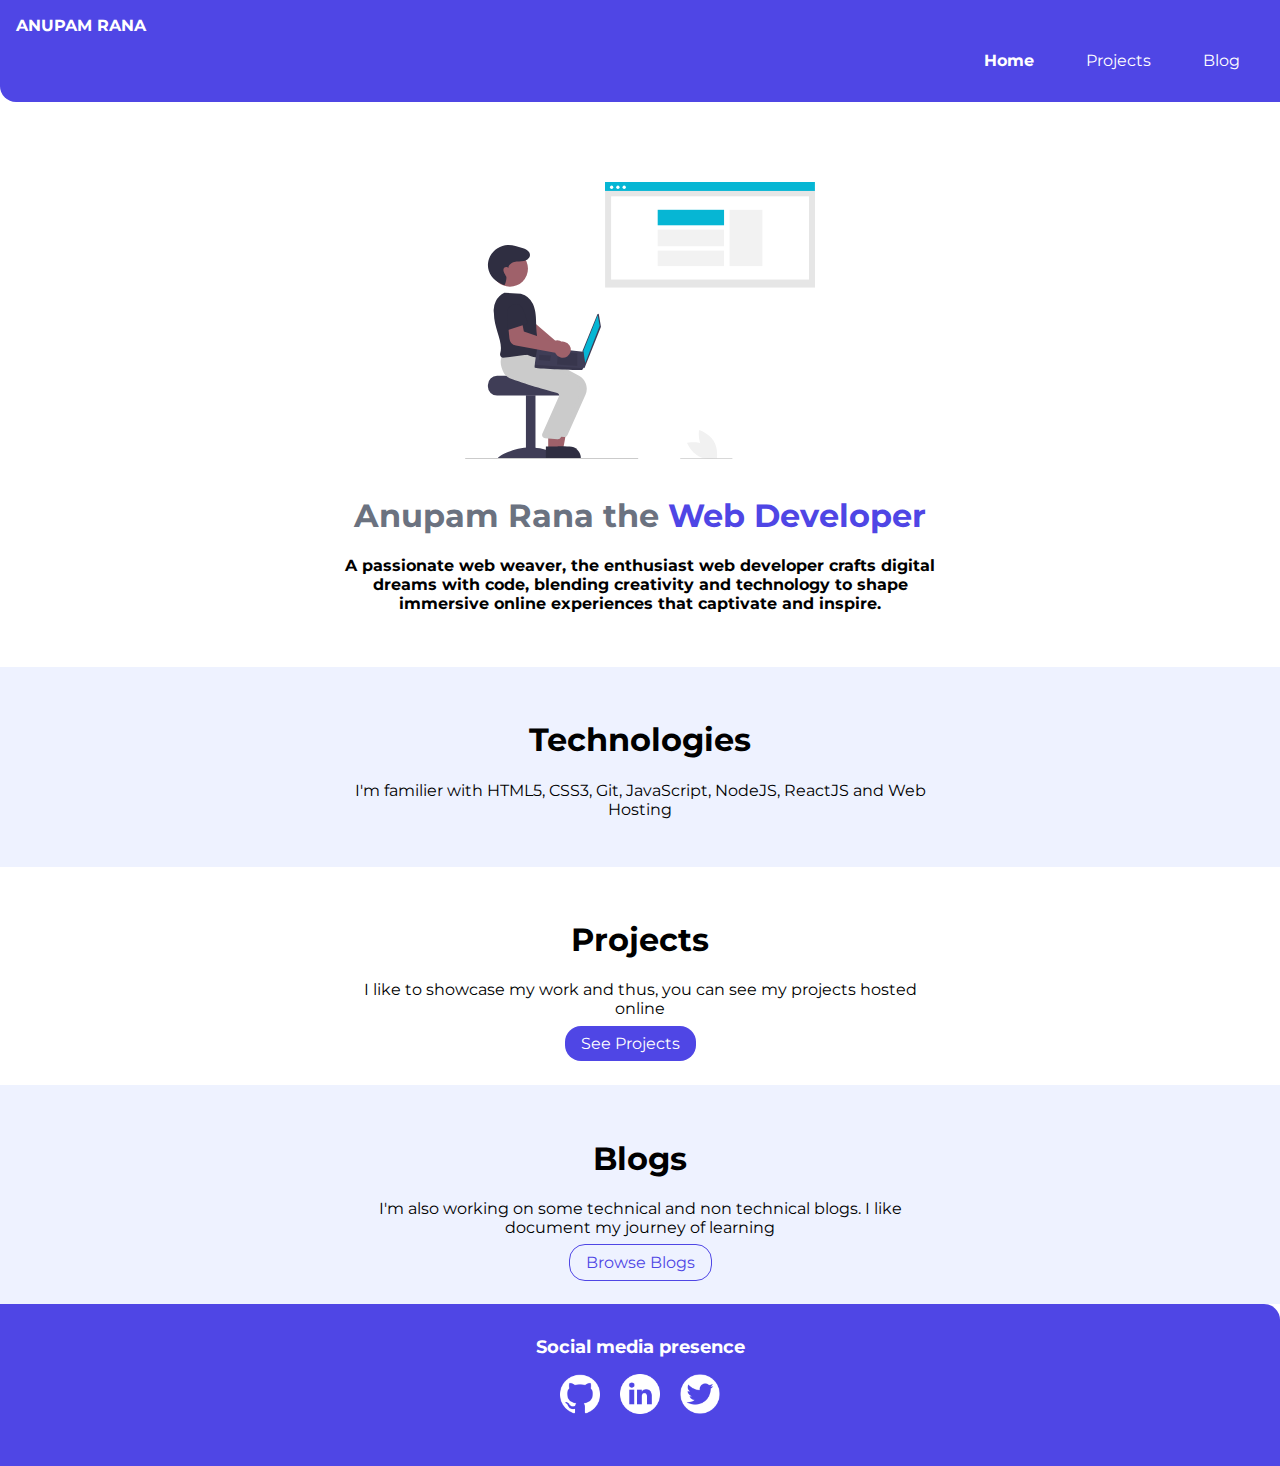
<file: index.html>
<!DOCTYPE html>
<html lang="en">
<head>
    <meta charset="UTF-8">
    <meta name="viewport" content="width=device-width, initial-scale=1.0">
    <title>Home | Anupam Rana</title>
    <link rel="icon" type="image/x-icon" href="images/favicon.png">
    <link rel="stylesheet" href="styles.css">
</head>
<body>
    <!-- Navbar Start -->
    <nav class="navigation container">
        <div class="nav-brand">ANUPAM RANA</div>
        <ul class="list-non-bullet nav-pills">
            <li class="list-item-inline">
                <a class="link link-active" href="index.html">Home</a>
            </li>
            <li class="list-item-inline">
                <a class="link" href="projects.html">Projects</a>
            </li>
            <li class="list-item-inline">
                <a class="link" href="blogs.html">Blog</a>
            </li>
        </ul>
    </nav>
    <!-- Navbar End -->

    <!-- Header Start -->
    <header class="hero">
        <img class="hero-img" src="images/hero.svg">
        <h1 class="hero-heading">Anupam Rana the <span class="heading-inverted">Web Developer</span></h1>
        <h4 class="introduction">A passionate web weaver, the enthusiast web developer crafts digital<br> dreams with code, blending creativity and technology  to shape<br> immersive online experiences that captivate and inspire.</h4>
    </header>
    <!-- Header End -->

    <!-- Section Start -->
    <section class="section ow">
        <div class="container container-center">
            <h1>Technologies</h1>
            <p>I'm familier with HTML5, CSS3, Git, JavaScript, NodeJS, ReactJS and Web Hosting</p>
        </div>
    </section>

    <section class="section">
        <div class="container container-center">
            <h1>Projects</h1>
            <p>I like to showcase my work and thus, you can see my projects hosted online</p>
            <a class="link link-primary" href="projects.html">See Projects</a>

        </div>
    </section>

    <section class="section ow">
        <div class="container container-center">
            <h1>Blogs</h1>
            <p>I'm also working on some technical and non technical blogs. I like document my journey of learning</p>
            <a class="link link-secondary" href="blogs.html">Browse Blogs</a>
        </div>
    </section>
    <!-- Section End -->

    <!-- Footer Start -->
    <footer class="footer">
        <div class="footer-header">Social media presence</div>
        <ul class="list-non-bullet">
            <li class="list-item-inline"><a href="https://github.com/anupamrana200" target = "blank"><img class = "social-logo" src="images/github.png"></a></li>
            <li class="list-item-inline"><a href="https://www.linkedin.com/in/anupam-rana-126143262/" target = "blank"><img class = "social-logo" src="images/linkedin.png"></a></li>
            <li class="list-item-inline"><a href="https://twitter.com/AnupamR00950404" target = "blank"><img class = "social-logo" src="images/twitter.png"></a></li>
        </ul>
    </footer>
    <!-- Footer End -->


</body>
</html>
</file>
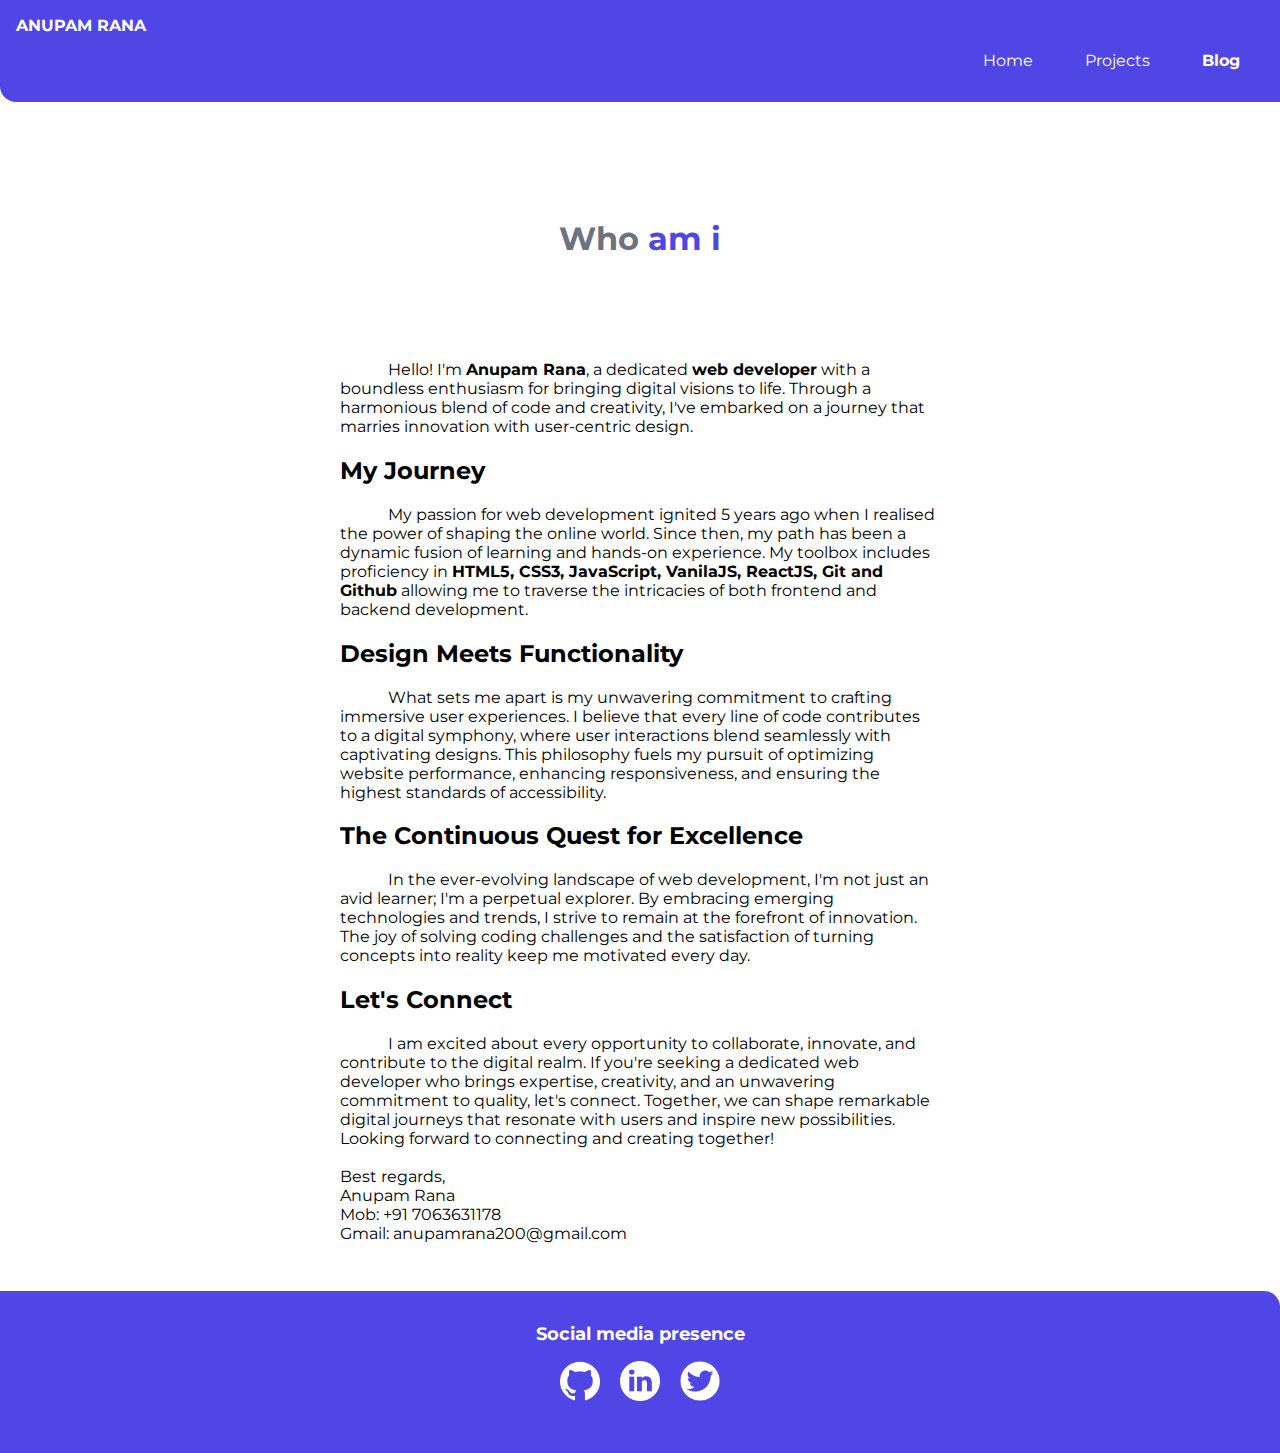
<file: aboutme.html>
<!DOCTYPE html>
<html lang="en">
<head>
    <meta charset="UTF-8">
    <meta name="viewport" content="width=device-width, initial-scale=1.0">
    <link rel="stylesheet" href="styles.css">
    <link rel="icon" type="image/x-icon" href="images/favicon.png">
    <title>aboutme | Anupam Rana</title>
</head>
<body>
    <!-- Navbar start -->
    <nav class="navigation container">
        <div class="nav-brand">ANUPAM RANA</div>
        <ul class="list-non-bullet nav-pills">
            <li class="list-item-inline">
                <a class="link" href="index.html">Home</a>
            </li>
            <li class="list-item-inline">
                <a class="link" href="projects.html">Projects</a>
            </li>
            <li class="list-item-inline">
                <a class="link link-active" href="blogs.html">Blog</a>
            </li>
        </ul>
    </nav>
   <!-- Navbar end -->

    <!-- Header Start -->
    <header class="hero">
        <h1 class="hero-heading">Who <span class="heading-inverted">am i</span></h1>
    </header>
    <!-- Header End -->

    <!-- Section Start -->
    <section class="section">
        <div class="container container-blog-readmore">
            <p>&emsp;&emsp;&emsp;Hello! I'm <strong>Anupam Rana</strong>, a dedicated <strong>web developer</strong> with a boundless enthusiasm for bringing digital visions to life. Through a harmonious blend of code and creativity, I've embarked on a journey that marries innovation with user-centric design.</p>
            <h2>My Journey</h2>
            <p>&emsp;&emsp;&emsp;My passion for web development ignited 5 years ago when I realised the power of shaping the online world. Since then, my path has been a dynamic fusion of learning and hands-on experience. My toolbox includes proficiency in <strong>HTML5, CSS3, JavaScript, VanilaJS, ReactJS, Git and Github</strong> allowing me to traverse the intricacies of both frontend and backend development.
            </p>

            <h2>Design Meets Functionality</h2>
            <p>&emsp;&emsp;&emsp;What sets me apart is my unwavering commitment to crafting immersive user experiences. I believe that every line of code contributes to a digital symphony, where user interactions blend seamlessly with captivating designs. This philosophy fuels my pursuit of optimizing website performance, enhancing responsiveness, and ensuring the highest standards of accessibility. 
            </p>

            <h2>The Continuous Quest for Excellence</h2>
            <p>&emsp;&emsp;&emsp;In the ever-evolving landscape of web development, I'm not just an avid learner; I'm a perpetual explorer. By embracing emerging technologies and trends, I strive to remain at the forefront of innovation. The joy of solving coding challenges and the satisfaction of turning concepts into reality keep me motivated every day. </p>

            <h2>Let's Connect</h2>
            <p>&emsp;&emsp;&emsp;I am excited about every opportunity to collaborate, innovate, and contribute to the digital realm. If you're seeking a dedicated web developer who brings expertise, creativity, and an unwavering commitment to quality, let's connect. Together, we can shape remarkable digital journeys that resonate with users and inspire new possibilities. <br>
            Looking forward to connecting and creating together! <br><br>
            Best regards,<br>
            Anupam Rana<br>
            Mob: +91 7063631178<br>
            Gmail: anupamrana200@gmail.com
            </p>
        </div>
    </section>
    <!-- Section end -->

   <!-- Footer Start -->
   <footer class="footer">
        <div class="footer-header">Social media presence</div>
        <ul class="list-non-bullet">
            <li class="list-item-inline"><a href="https://github.com/anupamrana200" target = "blank"><img class = "social-logo" src="images/github.png"></a></li>
            <li class="list-item-inline"><a href="https://www.linkedin.com/in/anupam-rana-126143262/" target = "blank"><img class = "social-logo" src="images/linkedin.png"></a></li>
            <li class="list-item-inline"><a href="https://twitter.com/AnupamR00950404" target = "blank"><img class = "social-logo" src="images/twitter.png"></a></li>
        </ul>
    </footer>
<!-- Footer End -->

</body>
</html>
</file>
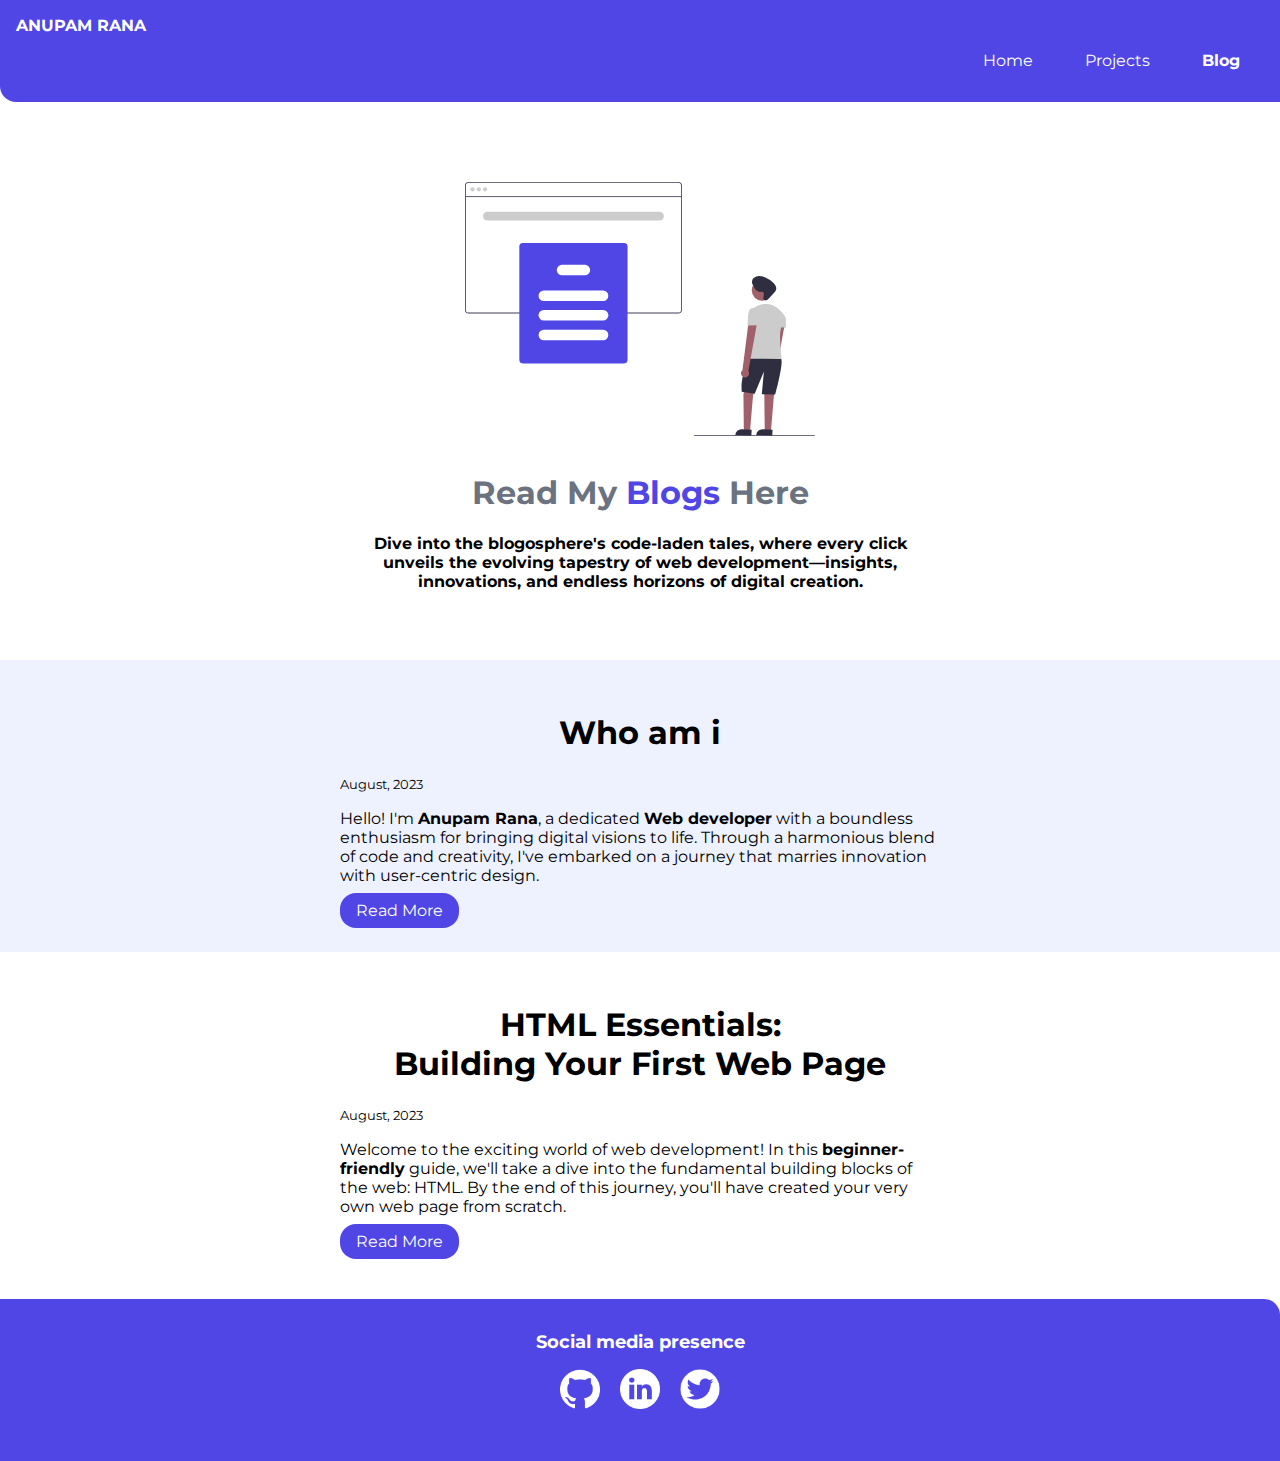
<file: blogs.html>
<!DOCTYPE html>
<html lang="en">
<head>
    <meta charset="UTF-8">
    <meta name="viewport" content="width=device-width, initial-scale=1.0">
    <link rel="stylesheet" href="styles.css">
    <link rel="icon" type="image/x-icon" href="images/favicon.png">
    <title>Blogs | Anupam Rana</title>
</head>
<body>
    <!-- Navbar start -->
    <nav class="navigation container">
        <div class="nav-brand">ANUPAM RANA</div>
        <ul class="list-non-bullet nav-pills">
            <li class="list-item-inline">
                <a class="link" href="index.html">Home</a>
            </li>
            <li class="list-item-inline">
                <a class="link" href="projects.html">Projects</a>
            </li>
            <li class="list-item-inline">
                <a class="link link-active" href="blogs.html">Blog</a>
            </li>
        </ul>
    </nav>
   <!-- Navbar end -->

   <!-- Heading Start -->
   <header class="hero">
        <img class="hero-img" src="images/hero_blogs.svg">
        <h1 class="hero-heading">Read My <span class="heading-inverted">Blogs </span>Here</h1>
        <h4 class="introduction">Dive into the blogosphere's code-laden tales, where every click <br>unveils the evolving tapestry of web development—insights,<br> innovations, and endless horizons of digital creation.</h4>
    </header>
    <!-- Heading end -->

    <!-- unorderd list that contain sections start -->
    <ul class="list-non-bullet">
        <li>
            <section class="section ow">
                <div class="container container-center-blogs">
                    <h1>Who am i</h1>
                    <small>August, 2023</small>
                    <p>Hello! I'm <strong>Anupam Rana</strong>, a dedicated <strong>Web developer</strong> with a boundless enthusiasm for bringing digital visions to life. Through a harmonious blend of code and creativity, I've embarked on a journey that marries innovation with user-centric design.</p>
                    <a class="link link-primary" href="aboutme.html">Read More</a>
                </div>
            </section>
        </li>

        <li>
            <section class="section">
                <div class="container container-center-blogs">
                    <h1>HTML Essentials: <br>Building Your First Web Page</h1>
                    <small>August, 2023</small>
                    <p>Welcome to the exciting world of web development! In this <strong>beginner-friendly</strong> guide, we'll take a dive into the fundamental building blocks of the web: HTML. By the end of this journey, you'll have created your very own web page from scratch.</p>
                    <a class="link link-primary" href="html_ssentials_First_Web_Page.html">Read More</a>
                </div>
            </section>  
        </li>
    </ul>
    <!-- section end -->

    <!-- Footer Start -->
    <footer class="footer">
        <div class="footer-header">Social media presence</div>
        <ul class="list-non-bullet">
            <li class="list-item-inline"><a href="https://github.com/anupamrana200" target = "blank"><img class = "social-logo" src="images/github.png"></a></li>
            <li class="list-item-inline"><a href="https://www.linkedin.com/in/anupam-rana-126143262/" target = "blank"><img class = "social-logo" src="images/linkedin.png"></a></li>
            <li class="list-item-inline"><a href="https://twitter.com/AnupamR00950404" target = "blank"><img class = "social-logo" src="images/twitter.png"></a></li>
        </ul>
    </footer>
    <!-- Footer End -->

</body>
</html>
</file>
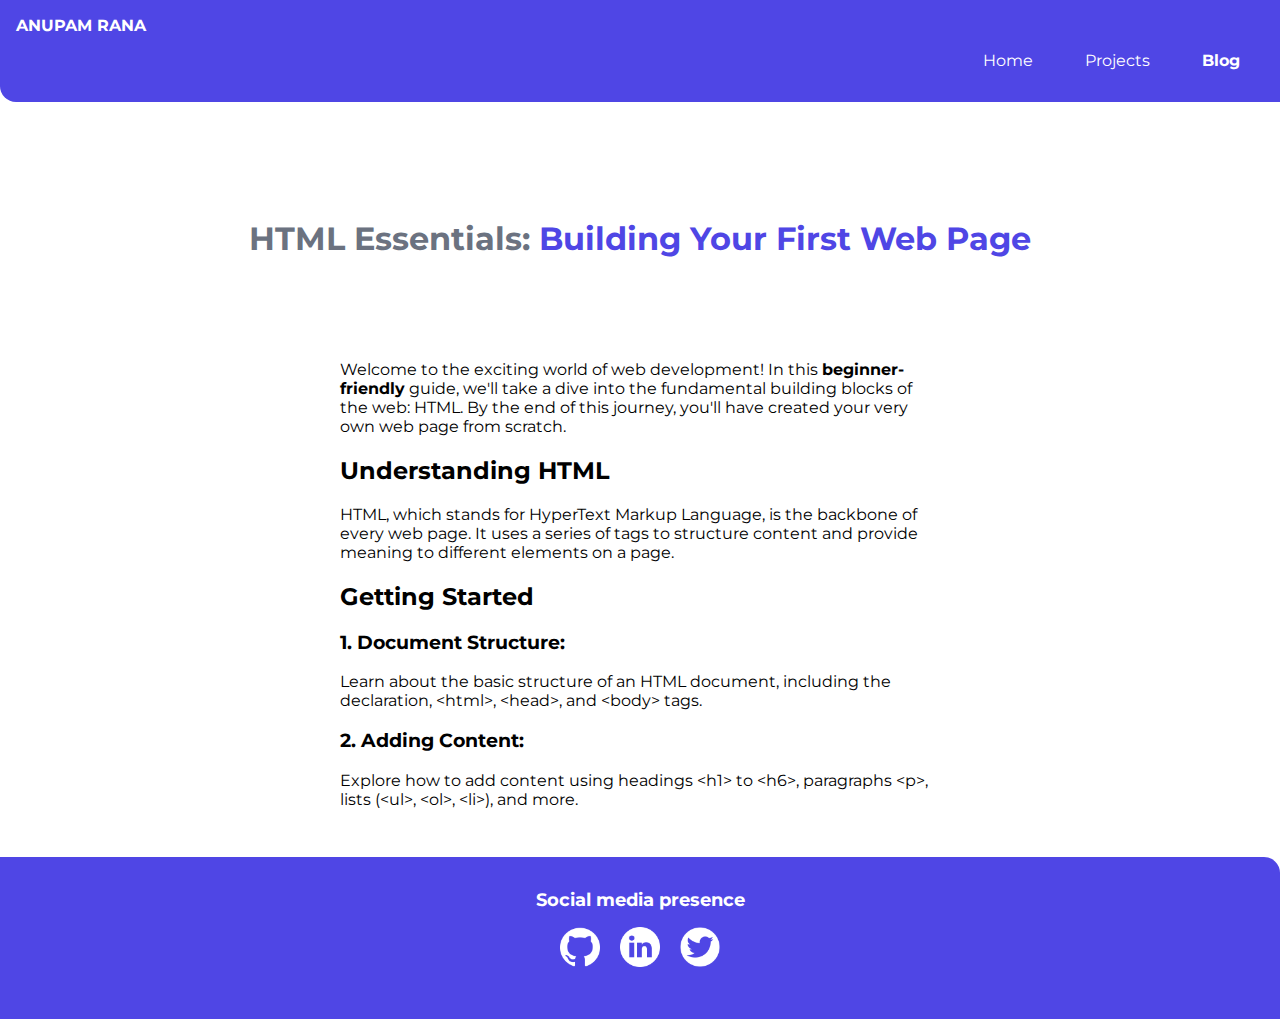
<file: html_ssentials_First_Web_Page.html>
<!DOCTYPE html>
<html lang="en">
<head>
    <meta charset="UTF-8">
    <meta name="viewport" content="width=device-width, initial-scale=1.0">
    <link rel="stylesheet" href="styles.css">
    <link rel="icon" type="image/x-icon" href="images/favicon.png">
    <title>aboutme | Anupam Rana</title>
</head>
<body>
    <!-- Navbar start -->
    <nav class="navigation container">
        <div class="nav-brand">ANUPAM RANA</div>
        <ul class="list-non-bullet nav-pills">
            <li class="list-item-inline">
                <a class="link" href="index.html">Home</a>
            </li>
            <li class="list-item-inline">
                <a class="link" href="projects.html">Projects</a>
            </li>
            <li class="list-item-inline">
                <a class="link link-active" href="blogs.html">Blog</a>
            </li>
        </ul>
    </nav>
   <!-- Navbar end -->

    <!-- Header Start -->
    <header class="hero">
        <h1 class="hero-heading">HTML Essentials: <span class="heading-inverted">Building Your First Web Page</span></h1>
    </header>
    <!-- Header End -->

    <!-- Section Start -->
    <section class="section">
        <div class="container container-blog-readmore">
            <p>Welcome to the exciting world of web development! In this <strong>beginner-friendly</strong> guide, we'll take a dive into the fundamental building blocks of the web: HTML. By the end of this journey, you'll have created your very own web page from scratch.</p>

            <h2>Understanding HTML </h2>
            <p>HTML, which stands for HyperText Markup Language, is the backbone of every web page. It uses a series of tags to structure content and provide meaning to different elements on a page.</p>

            <h2>Getting Started</h2>
            <h3>1. Document Structure:</h3> <p>Learn about the basic structure of an HTML document, including the <!DOCTYPE> declaration, &lt;html&gt;, &lt;head&gt;, and &lt;body&gt; tags.</p>

            <h3>2. Adding Content: </h3> <p>Explore how to add content using headings &lt;h1&gt; to &lt;h6&gt;, paragraphs &lt;p&gt;, lists (&lt;ul&gt;, &lt;ol&gt;, &lt;li&gt;), and more.</p>

            <!-- Adding Structure:

            Dividing Content: Discover the <div> element, which acts as a container to group related elements, making it easier to apply styles and layout.

            Semantic Elements: Delve into semantic elements like <header>, <nav>, <main>, <section>, and <footer>, which provide meaning to different parts of your web page.

            Links and Images:

            Hyperlinks: Learn how to create links with the <a> tag, connecting your web page to other pages or resources on the internet.

            Images: Understand how to add images using the <img> tag, and explore attributes like src, alt, and width.

            Bringing It All Together:

            Creating a Simple Web Page: Put your newfound HTML knowledge into practice by creating a simple web page. Include headings, paragraphs, lists, and even an image!

            Viewing Your Page: See your web page in action by opening it in a web browser. Marvel at how a few lines of code turn into a visual masterpiece.

            Next Steps:

            Congratulations! You've taken your first steps in web development by mastering HTML essentials. As you continue your journey, you can explore more complex HTML elements, styles with CSS, and interactivity with JavaScript. Stay curious and keep building!

            Remember, this is just the beginning. With HTML as your foundation, you're well on your way to creating captivating and functional web pages.

            Happy coding! -->
        </div>
    </section>
    <!-- Section end -->

   <!-- Footer Start -->
   <footer class="footer">
        <div class="footer-header">Social media presence</div>
        <ul class="list-non-bullet">
            <li class="list-item-inline"><a href="https://github.com/anupamrana200" target = "blank"><img class = "social-logo" src="images/github.png"></a></li>
            <li class="list-item-inline"><a href="https://www.linkedin.com/in/anupam-rana-126143262/" target = "blank"><img class = "social-logo" src="images/linkedin.png"></a></li>
            <li class="list-item-inline"><a href="https://twitter.com/AnupamR00950404" target = "blank"><img class = "social-logo" src="images/twitter.png"></a></li>
        </ul>
    </footer>
<!-- Footer End -->

</body>
</html>
</file>
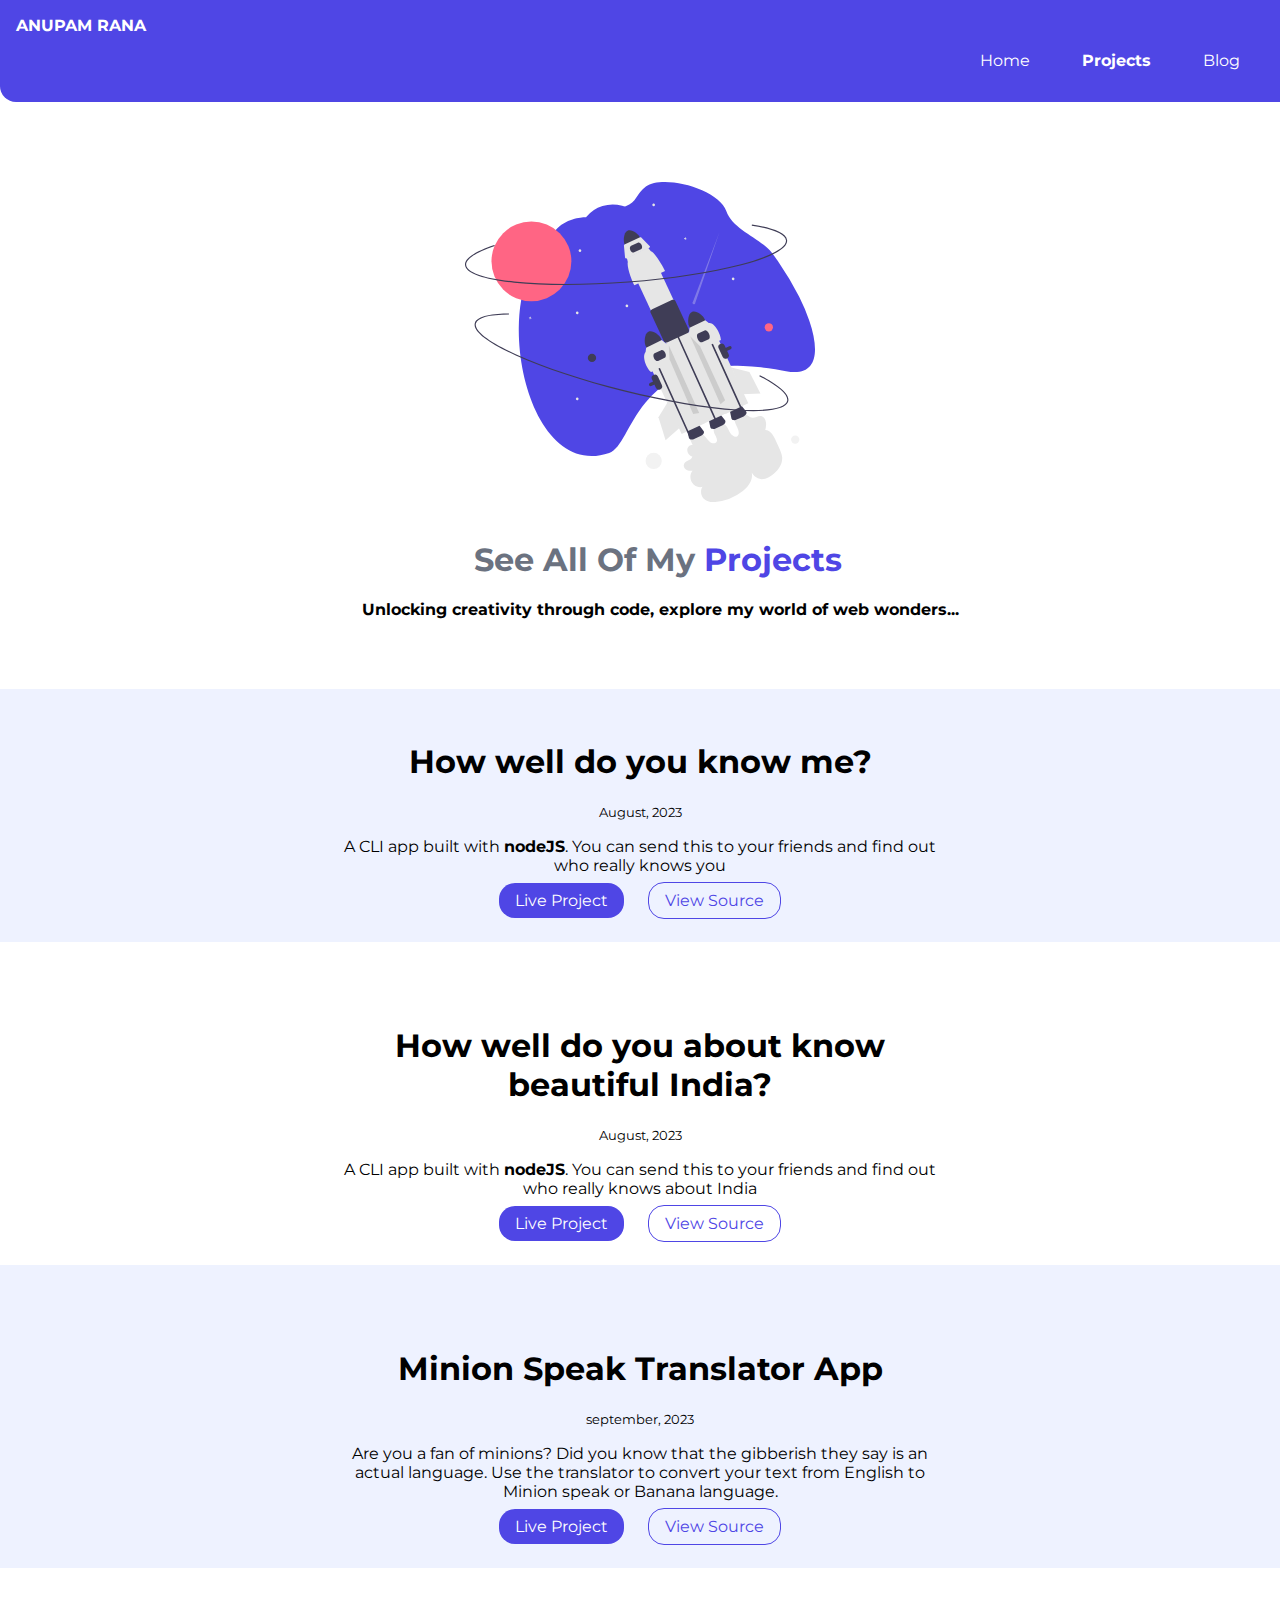
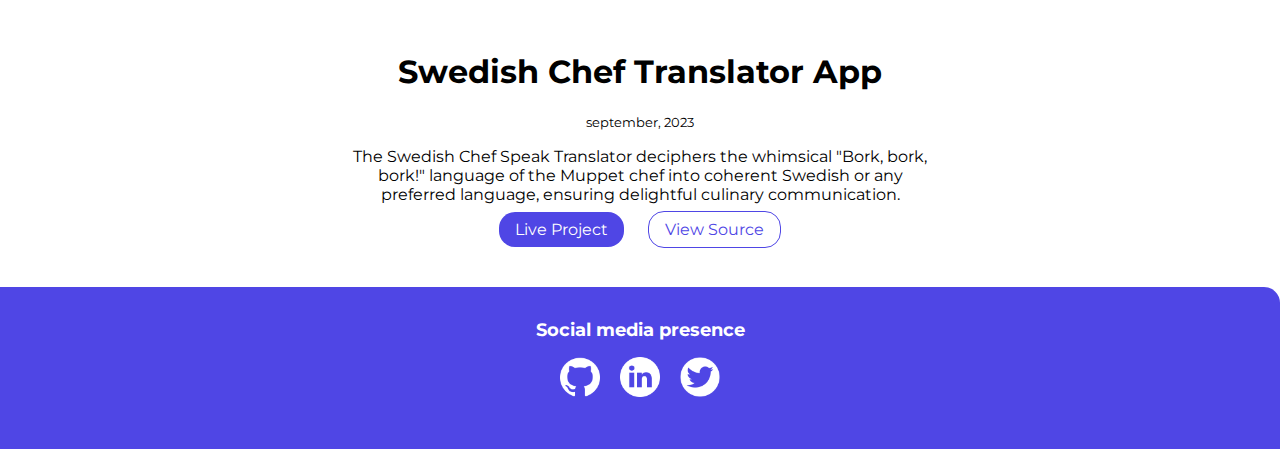
<file: projects.html>
<!DOCTYPE html>
<html lang="en">
<head>
    <meta charset="UTF-8">
    <meta name="viewport" content="width=device-width, initial-scale=1.0">
    <link rel="stylesheet" href="styles.css">
    <link rel="icon" type="image/x-icon" href="images/favicon.png">
    <title>Projects | Anupam Rana</title>
</head>
<body>
    <!-- Navbar Start -->
    <nav class="navigation container">
        <div class="nav-brand">ANUPAM RANA</div>
        <ul class="list-non-bullet nav-pills">
            <li class="list-item-inline">
                <a class="link" href="index.html">Home</a>
            </li>
            <li class="list-item-inline">
                <a class="link link-active" href="projects.html">Projects</a>
            </li>
            <li class="list-item-inline">
                <a class="link" href="blogs.html">Blog</a>
            </li>
        </ul>
    </nav>
    <!-- Navbar End -->

    <!-- Header Start -->
    <header class="hero">
        <img class="hero-img" src="images/hero_projects.svg">
        <h1 class="hero-heading">&nbsp;&nbsp;&nbsp;&nbsp;See All Of My <span class="heading-inverted">Projects</span></h1>
        <h4 class="introduction">&nbsp;&nbsp;&nbsp;&nbsp;&nbsp;&nbsp;&nbsp;&nbsp;Unlocking creativity through code, explore my world of web wonders...</h4>
    </header>
    <!-- Header End -->

    <!-- unorderd list that contain sections start -->
    <ul class="list-non-bullet">
        <li>
            <section class="section ow">
                <div class="container container-center">
                    <h1>How well do you know me?</h1>
                    <small>August, 2023</small>
                    <p>A CLI app built with <strong>nodeJS</strong>. You can send this to your friends and find out who really knows you</p>
                    <a target="_blank" class="link link-primary" href="https://replit.com/@AnupamRana1/Do-You-Know-Me-Quiz-Mark1">Live Project</a>
                    <a target="_blank" class="link link-secondary" href="https://github.com/anupamrana200/do-you-know-me-quiz/blob/main/index.js">View Source</a>
                </div>
            </section>
        </li>

        <li>
            <section class="section">
                <div class="container container-center">
                    <h1 class="padding-top">How well do you about know beautiful India?</h1>
                    <small>August, 2023</small>
                    <p>A CLI app built with <strong>nodeJS</strong>. You can send this to your friends and find out who really knows about India</p>
                    <a target="_blank" class="link link-primary" href="https://replit.com/@AnupamRana1/Mark2-Bonus">Live Project</a>
                    <a target="_blank" class="link link-secondary" href="https://github.com/anupamrana200/Fandom-Quiz/blob/main/index.js">View Source</a>
                </div>
             </section>   
        </li>

        <li>
            <section class="section ow">
                <div class="container container-center">
                    <h1 class="padding-top">Minion Speak Translator App</h1>
                    <small>september, 2023</small>
                    <p>Are you a fan of minions? Did you know that the gibberish
                        they say is an actual language. Use the translator to
                        convert your text from English to Minion
                        speak or Banana language.</p>
                    <a target="_blank" class="link link-primary" href="https://banana-or-minion-speak.netlify.app/">Live Project</a>
                    <a target="_blank" class="link link-secondary" href="https://github.com/anupamrana200/banana-speak">View Source</a>
                </div>
             </section>   
        </li>

        <li>
            <section class="section">
                <div class="container container-center">
                    <h1 class="padding-top">Swedish Chef Translator App</h1>
                    <small>september, 2023</small>
                    <p>The Swedish Chef Speak Translator deciphers the whimsical
                        "Bork, bork, bork!" language of the Muppet chef into
                        coherent Swedish or any preferred language,
                        ensuring delightful culinary
                        communication.</p>
                    <a target="_blank" class="link link-primary" href="https://swedish-chef-translator-app.netlify.app/">Live Project</a>
                    <a target="_blank" class="link link-secondary" href="https://github.com/anupamrana200/Swedish-chef-speak">View Source</a>
                </div>
             </section>   
        </li>
    </ul>
    <!-- section end -->

    <!-- footer start -->
    <footer class="footer">
        <div class="footer-header">Social media presence</div>
        <ul class="list-non-bullet">
            <li class="list-item-inline"><a href="https://github.com/anupamrana200" target = "blank"><img class = "social-logo" src="images/github.png"></a></li>
            <li class="list-item-inline"><a href="https://www.linkedin.com/in/anupam-rana-126143262/" target = "blank"><img class = "social-logo" src="images/linkedin.png"></a></li>
            <li class="list-item-inline"><a href="https://twitter.com/AnupamR00950404" target = "blank"><img class = "social-logo" src="images/twitter.png"></a></li>
        </ul>
    </footer>
    <!-- footer end -->
    
</body>
</html>
</file>
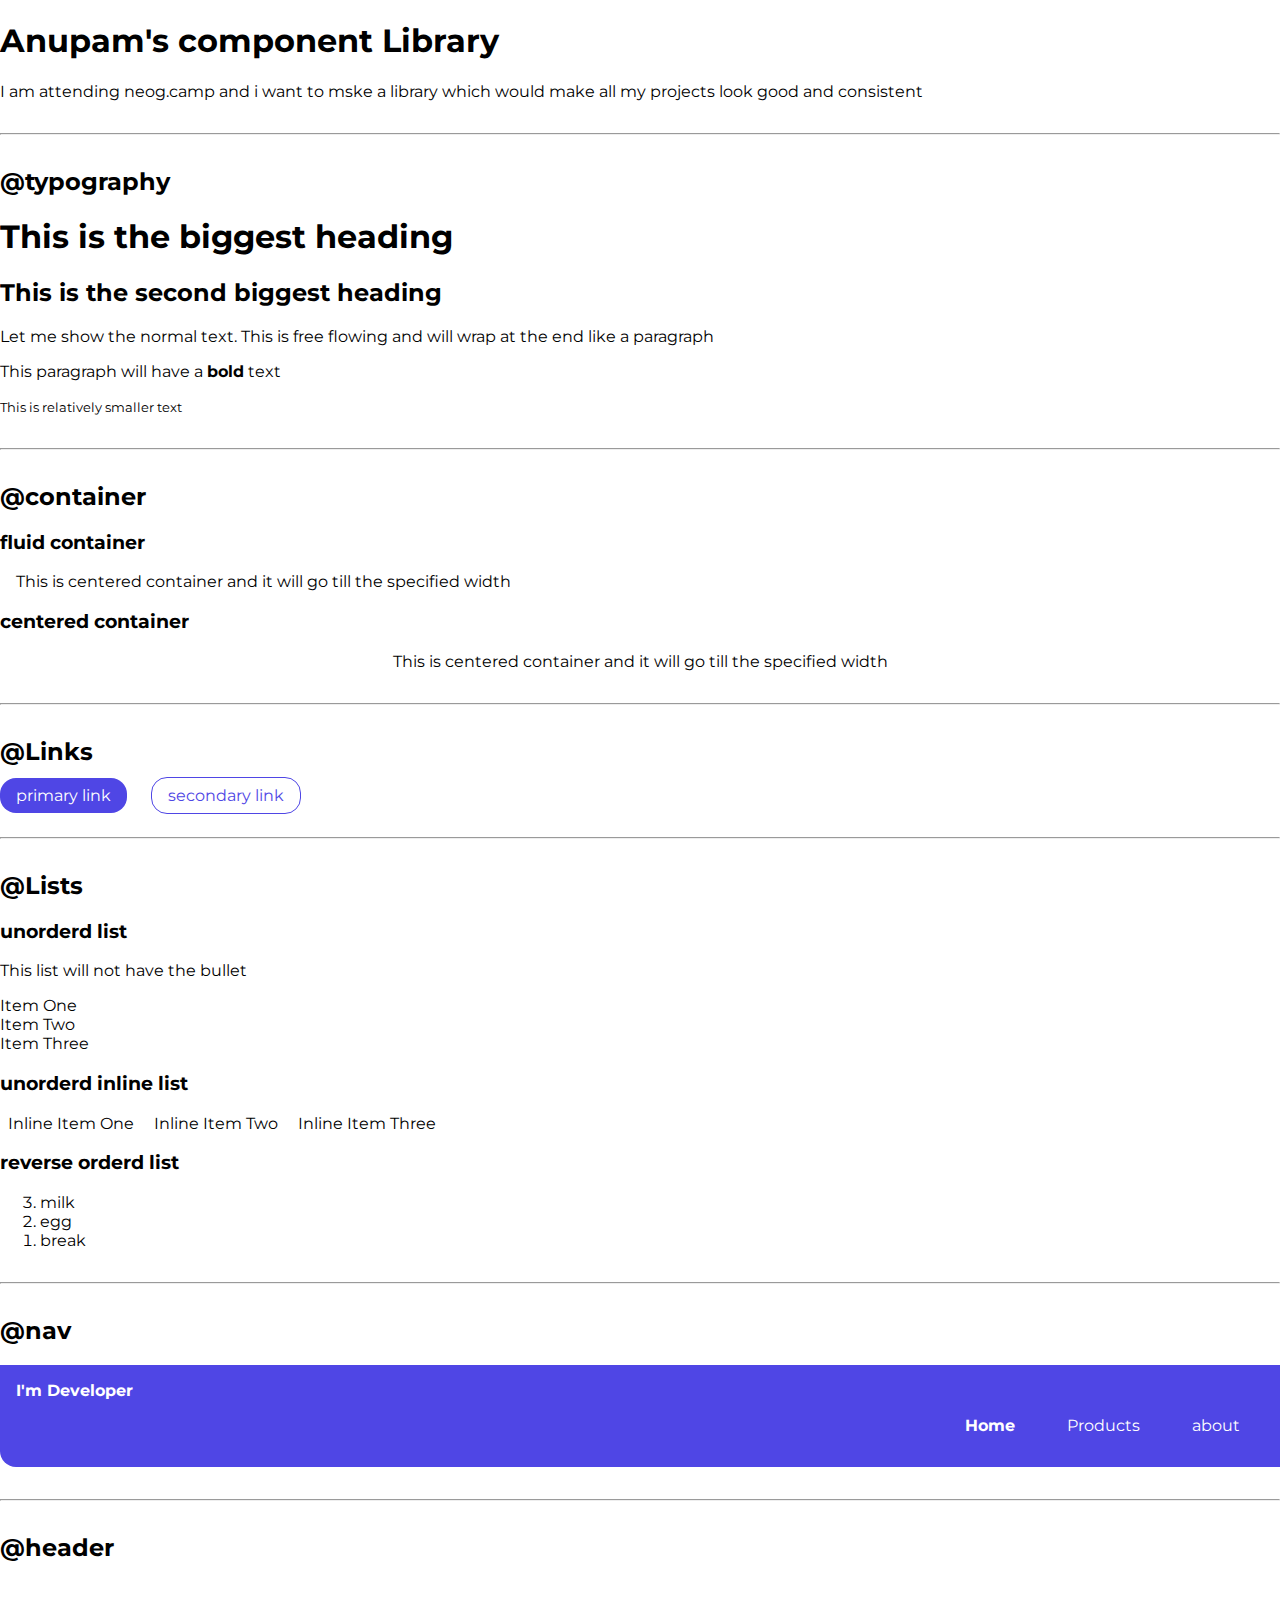
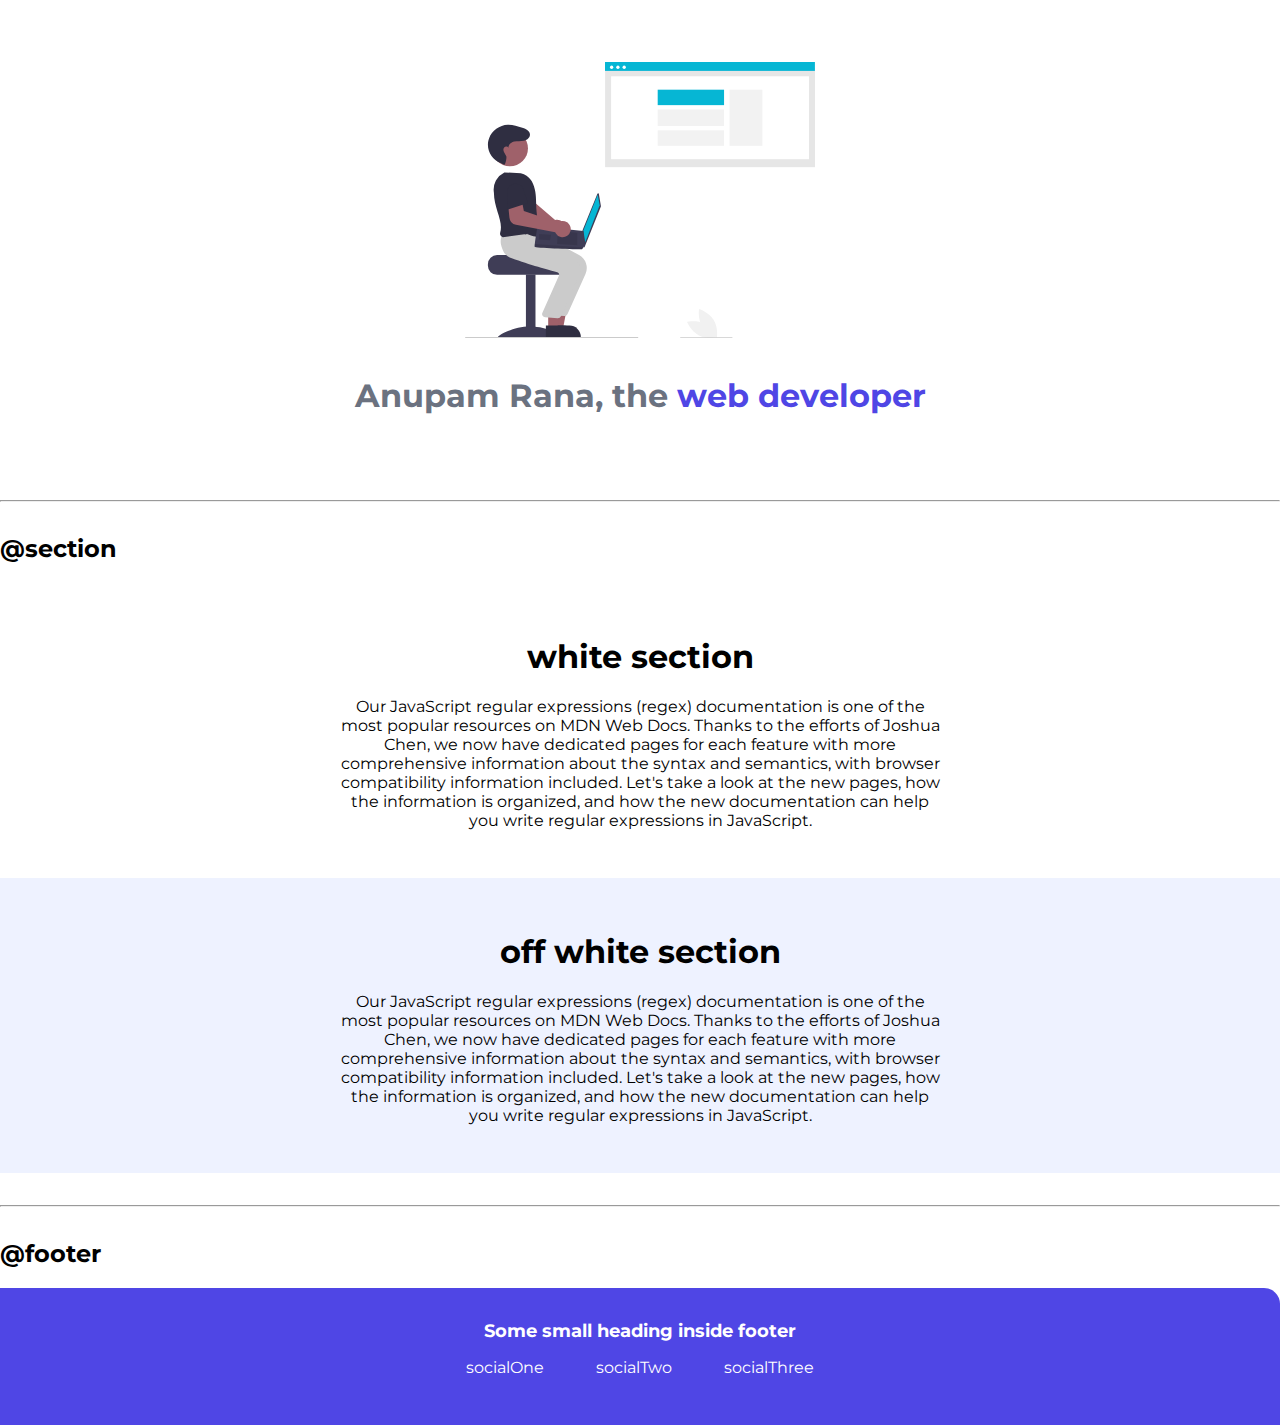
<file: lib/components.html>
<!DOCTYPE html>
<html lang="en">
<head>
    <meta charset="UTF-8">
    <meta name="viewport" content="width=device-width, initial-scale=1.0">
    <title>Component Library</title>

    <link rel="stylesheet" href="/styles.css">

</head>
<body>
    <h1>Anupam's component Library</h1>
    <p>I am attending neog.camp and i want to mske a library which would make all my projects look good and consistent</p>
    <hr>

    <h2>@typography</h2>
    <h1>This is the biggest heading</h1>

    <h2>This is the second biggest heading</h2>
    <p>Let me show the normal text. This is free flowing and 
        will wrap at the end like a paragraph </p>
        <p>This paragraph will have a <strong>bold</strong>
            text
        </p>
    <small>This is relatively smaller text</small> 

    <hr>
    <h2>@container</h2>
    <h3>fluid container</h3>
    <div class="container">This is centered container and it will go till the specified width</div>

    <h3>centered container</h3>
    <div class="container container-center">This is centered container and it will go till the specified width</div>

    <hr>
    <h2>@Links</h2> 
    <a class="link link-primary" href="/">primary link</a>
    <a class="link link-secondary" href="/">secondary link</a>

    <hr>
    <h2>@Lists</h2>
    <h3>unorderd list</h3>
    <p>This list will not have the bullet</p>
    
    <ul class="list-non-bullet">
        <li>Item One</li>
        <li>Item Two</li>
        <li>Item Three</li>
    </ul>

    <h3>unorderd inline list</h3>
    <ul class="list-non-bullet">
        <li class = "list-item-inline">Inline Item One</li>
        <li class = "list-item-inline">Inline Item Two</li>
        <li class = "list-item-inline">Inline Item Three</li>
    </ul>

    <h3>reverse orderd list</h3>
    <ol reversed>
        <li>milk</li>
        <li>egg</li>
        <li>break</li>
    </ol>

    <hr>
    <h2>@nav</h2>
    <nav class="navigation container">
        <div class="nav-brand">I'm Developer</div>
        <ul class="list-non-bullet nav-pills">
            <li class="list-item-inline">
                <a class="link link-active" href="/">Home</a>
            </li>
            <li class="list-item-inline">
                <a class="link" href="/">Products</a>
            </li>
            <li class="list-item-inline">
                <a class="link" href="/">about</a>
            </li>
        </ul>
    </nav>

    <hr>
    <h2>@header</h2>
    
    <header class="hero">
        <img class="hero-img" src="/images/hero.svg">
        <h1 class="hero-heading">Anupam Rana, the <span class="heading-inverted">web developer</span></h1>
    </header>


    <hr>
    <h2>@section</h2>
    <section class="section">
        <div class="container container-center">
            <h1>white section</h1>
            <p>Our JavaScript regular expressions (regex) documentation is one of the most popular resources on MDN Web Docs. Thanks to the efforts of Joshua Chen, we now have dedicated pages for each feature with more comprehensive information about the syntax and semantics, with browser compatibility information included. Let's take a look at the new pages, how the information is organized, and how the new documentation can help you write regular expressions in JavaScript.</p>
        </div>
    </section>

    <section class="section ow">
        <div class="container container-center">
            <h1>off white section</h1>
            <p>Our JavaScript regular expressions (regex) documentation is one of the most popular resources on MDN Web Docs. Thanks to the efforts of Joshua Chen, we now have dedicated pages for each feature with more comprehensive information about the syntax and semantics, with browser compatibility information included. Let's take a look at the new pages, how the information is organized, and how the new documentation can help you write regular expressions in JavaScript.</p>
        </div>
    </section>



    <hr>
    <h2>@footer</h2>
    <footer class="footer">
        <div class="footer-header">Some small heading inside footer</div>
        <ul class="social-links list-non-bullet">
            <li class="list-item-inline"><a class="link" href="/">socialOne</a></li>
            <li class="list-item-inline"><a class="link" href="/">socialTwo</a></li>
            <li class="list-item-inline"><a class="link" href="/">socialThree</a></li>
        </ul>
    </footer>




    <!-- <div style = "height: 30vh;"></div>
 -->

</body>
</html>
</file>
<file: styles.css>
@import url('https://fonts.googleapis.com/css2?family=Montserrat:wght@500;700&display=swap');

  :root {
    --primary-color: #4f46e5;
    --off-blue: #eef2ff;
    --dark-gray: #6B7280;
  }

  body {
    font-family: 'Montserrat', sans-serif;
    margin: 0px;
  }

  hr {
    margin: 2rem 0rem;
  }

  /* spaces */
  .padding-top {
    padding-top: 30px;
  }

  /* container */
  .container {
    padding: 0rem 1rem;
  }

  .container-center {
    max-width: 600px;
    margin: auto;
    text-align: center;
  }

  .container-center-blogs{
    max-width: 600px;
    margin: auto;
  }

  .container-blog-readmore {
    max-width: 600px;
    margin: auto;
  }

  /* links */
  .link{
    text-decoration: none;
    padding: 0.5rem 1rem;
  }
  .link-primary{
    background-color: var(--primary-color);
    border-radius: 1rem;
    color: white;
    margin-right: 20px;
  }

  .link-secondary{
    color: var(--primary-color);
    border-radius: 1rem;
    border: 1px solid var(--primary-color);
  }

  /* lists */

  .list-non-bullet {
    list-style: none;
    padding: 0;
  }

  .list-item-inline {
    display: inline;
    padding: 0rem 0.5rem
  }

  /* navigation */

  .navigation {
    background-color: var(--primary-color);
    color: white;
    padding: 1rem;
    border-bottom-left-radius : 1rem;
  }

  .navigation .nav-brand {
    font-weight: bold;
  }

  .navigation .nav-pills {
    text-align: right;
  }

  .navigation .link {
    color: white;
  }

  .navigation .link-active {
    font-weight: bold;
  }


  /* header */
  
  .hero {
    padding: 2rem;
    padding-top: 5rem;
    /* text-align: center; */
  }

  .hero .hero-img{
    max-width: 350px;
    display: block;
    margin: auto;
  }

  .hero .hero-heading {
    text-align: center;
    padding-top: 1rem;
    color: var(--dark-gray);
  }

  .hero .hero-heading .heading-inverted {
    color: var(--primary-color);
  }

  .hero .introduction {
    text-align: center;
  }


  /* section */

  .section {
    padding: 2rem;
  }
.section h1{
    text-align: center;
}

.ow {
    background-color: var(--off-blue);
}

/* footer */
.footer {
    background-color: var(--primary-color);
    padding: 2rem 1rem;
    text-align: center;
    color: white;
    border-top-right-radius: 1rem;
}

.footer .link{
    color: white;
}

.footer .footer-header {
    font-weight: bold;
    font-size: large;
}

.footer ul {
    padding-inline-start: 0px;
} 

.footer .social-logo {
  max-width: 40px;
  margin: auto;
}
</file>
